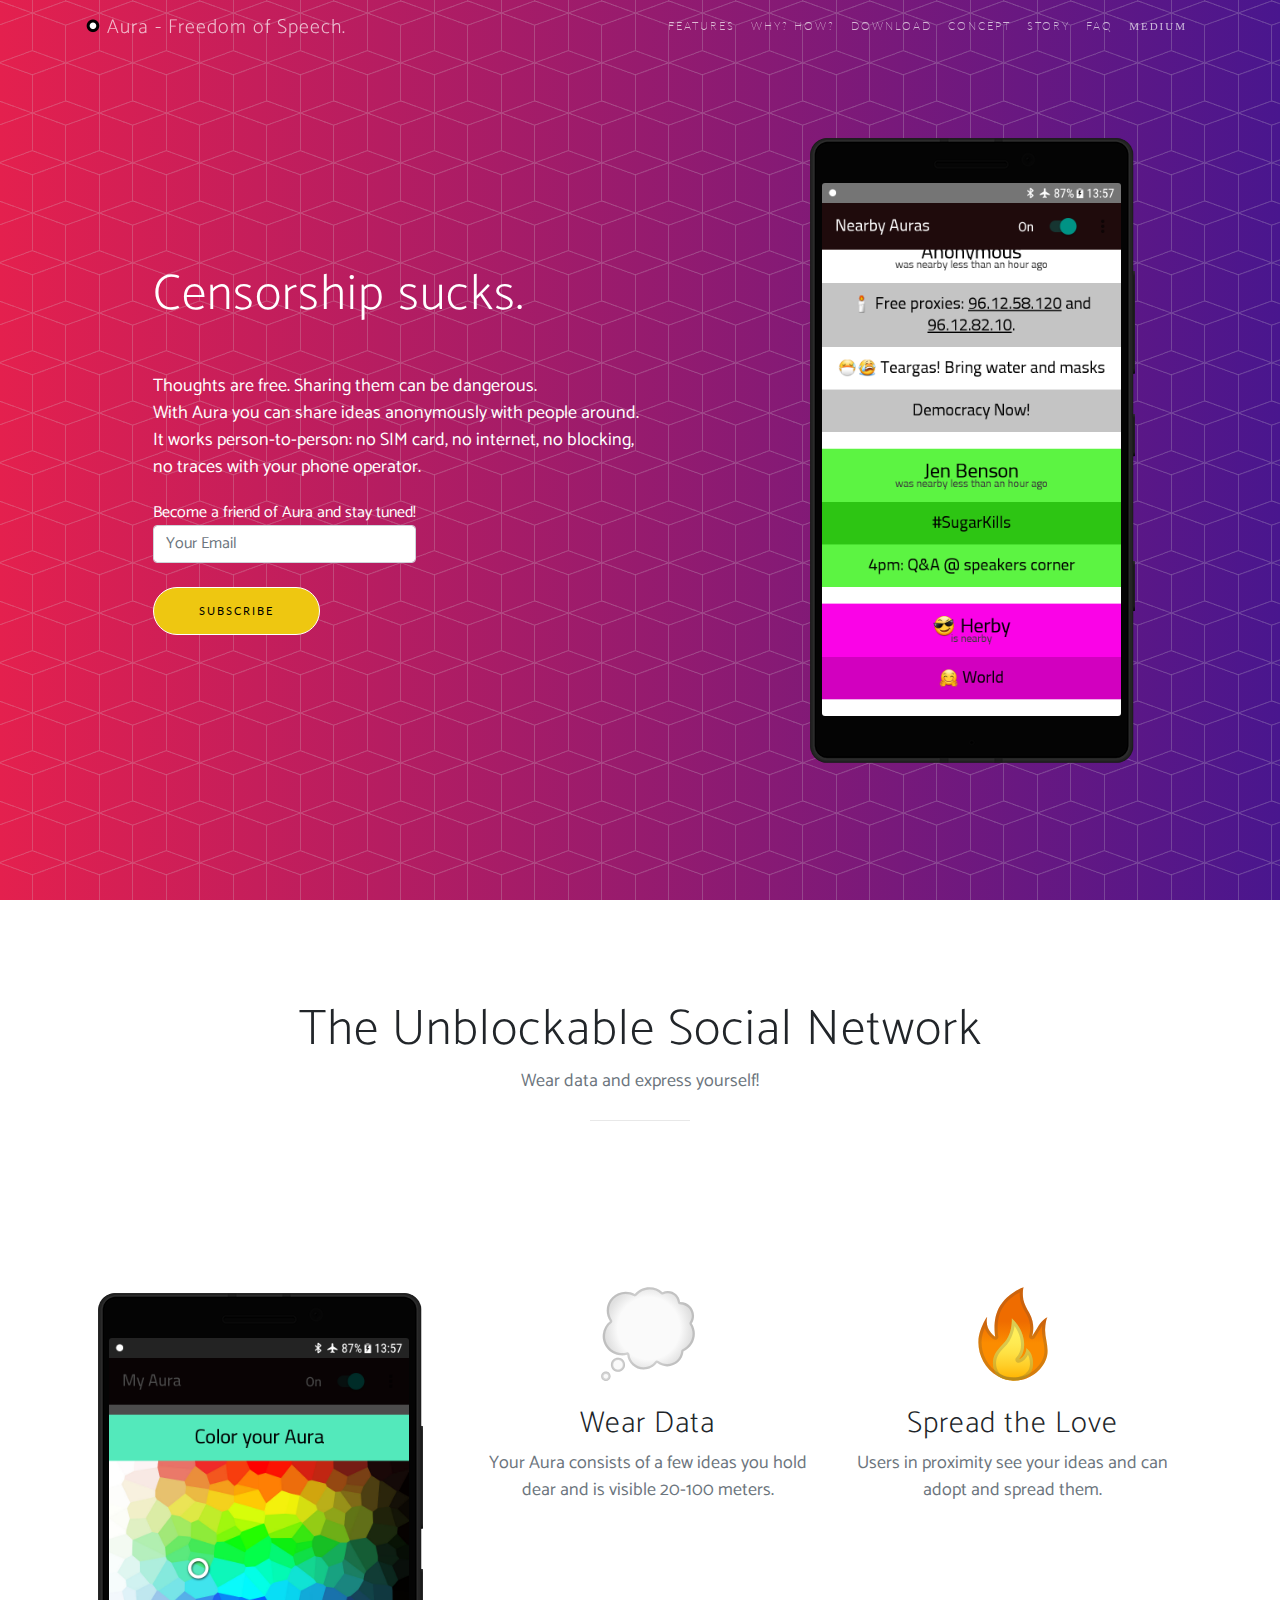
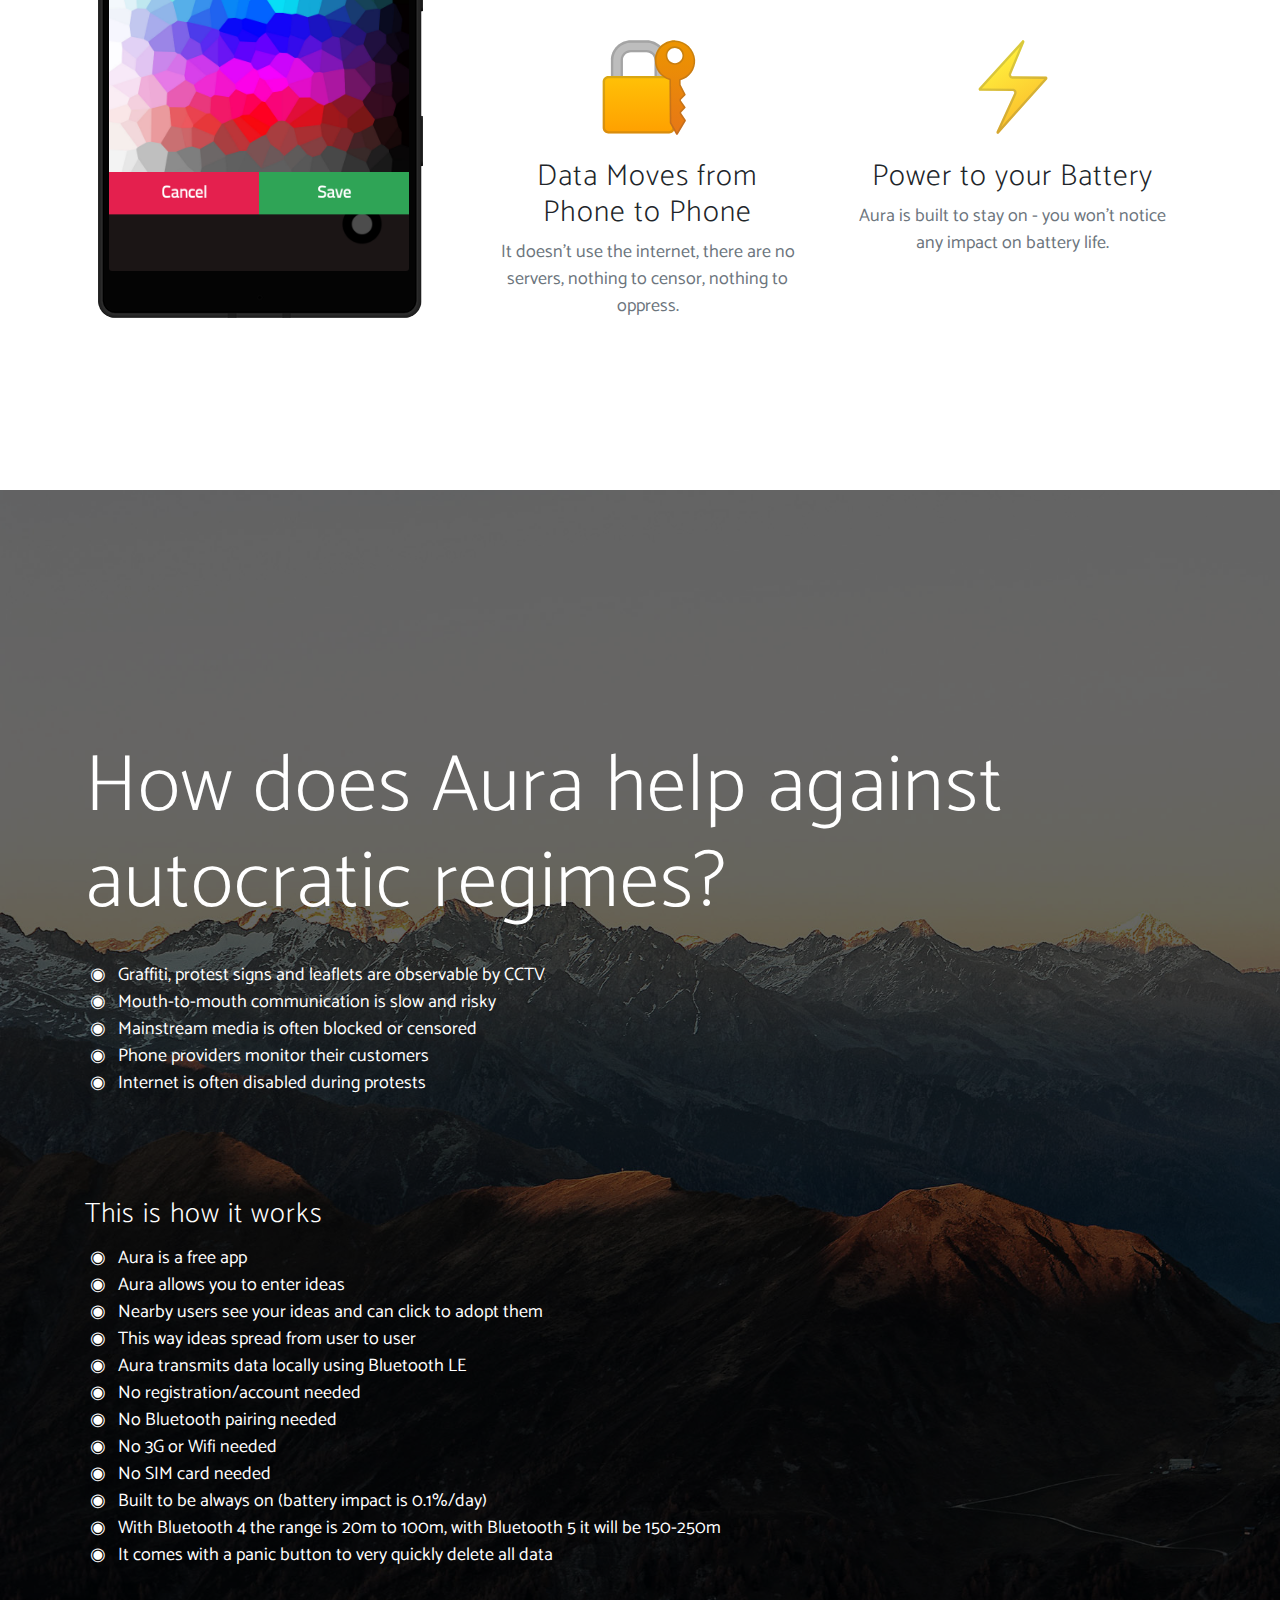
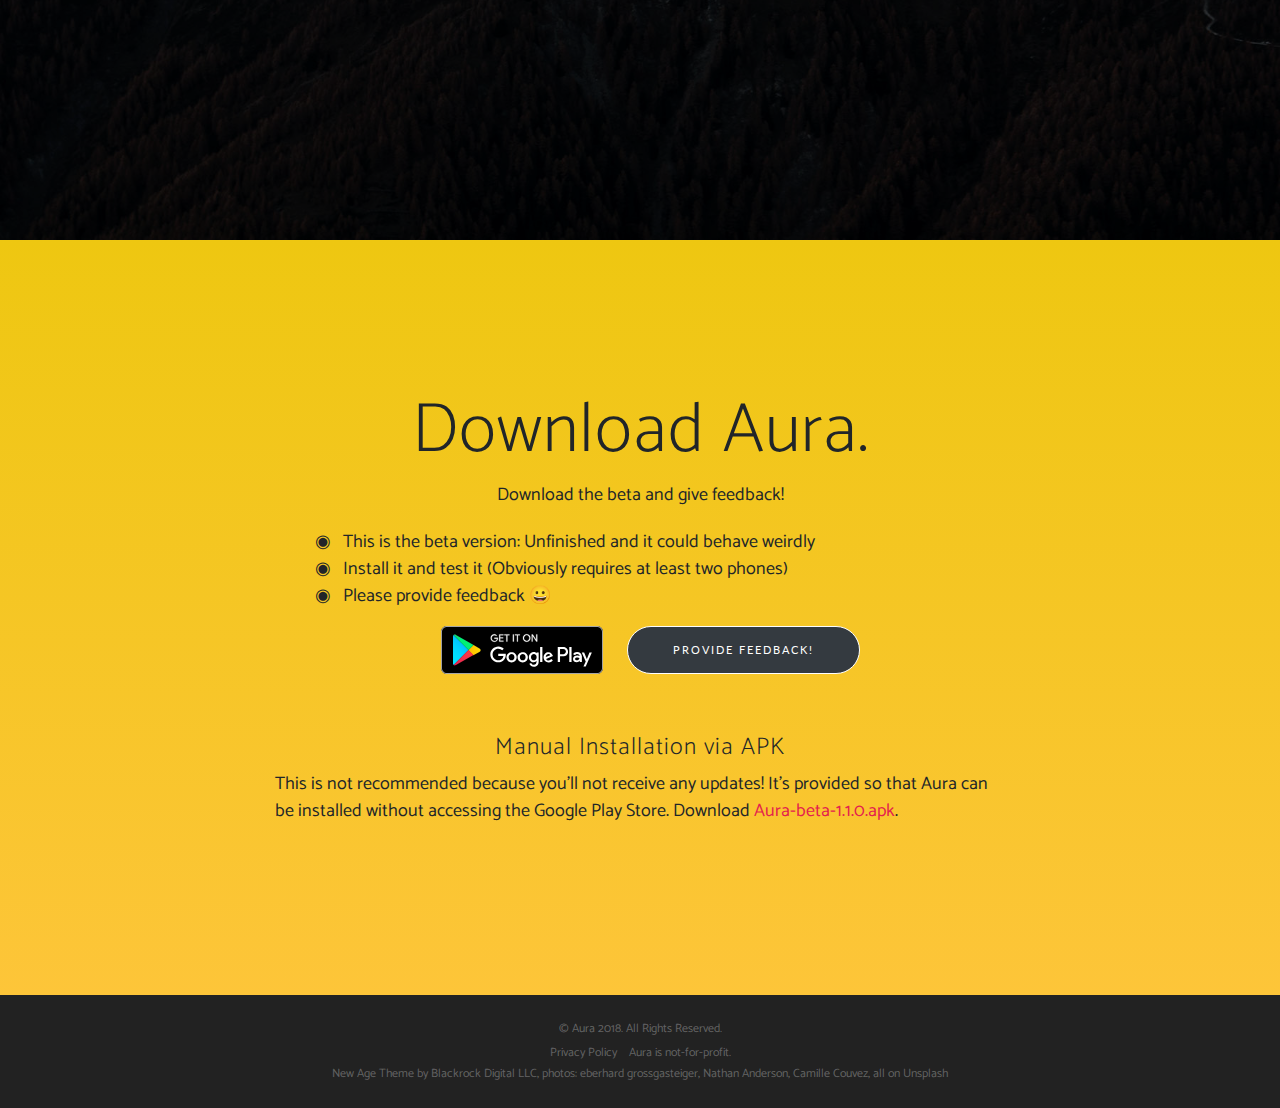
<file: index.html>
<!DOCTYPE html>
<html lang="en">
<head>
    <meta charset="utf-8">
    <meta name="viewport" content="width=device-width, initial-scale=1, shrink-to-fit=no">
    <meta name="description" content="Thoughts are free. Sharing them can be dangerous. With Aura you share ideas anonymously with nearby people without internet surveillance.">
    <meta name="author" content="Aura">

    <meta property="og:type" content="website">
    <meta property="og:url" content="https://www.getAura.io">
    <meta property="og:title" content="Aura - Freedom of Speech">
    <meta property="og:image" content="https://www.getAura.io/img/og-preview.png">
    <meta property="og:description" content="Thoughts are free. Sharing them can be dangerous. With Aura you share ideas anonymously with nearby people without internet surveillance.">


    <title>Aura - Freedom of Speech.</title>

    <!-- Bootstrap core CSS -->
    <link href="vendor/bootstrap/bootstrap.min.css" rel="stylesheet">

    <!-- Custom fonts for this template -->
    <link rel="stylesheet" href="vendor/font-awesome/css/font-awesome.min.css">
    <link href="https://fonts.googleapis.com/css?family=Lato" rel="stylesheet">
    <link href="https://fonts.googleapis.com/css?family=Catamaran:100,200,300,400,500,600,700,800,900" rel="stylesheet">
    <link rel="shortcut icon" type="image/x-icon" href="img/icon.png">
    <!-- Custom styles for this template -->
    <link rel="stylesheet" href="css/style.css">

</head>

<body id="top">

<!-- Navigation -->
<nav class="navbar navbar-expand-lg navbar-light fixed-top" id="mainNav">
    <div class="container">
        <a class="navbar-brand js-scroll-trigger" href="index.html#top"><img src="img/icon.png"/>
            Aura - <span id="slogan">Freedom of Speech.</span></a>
        <button class="navbar-toggler navbar-toggler-right" type="button" data-toggle="collapse"
                data-target="#navbarResponsive" aria-controls="navbarResponsive" aria-expanded="false"
                aria-label="Toggle navigation">
            Jump
            <i class="fa fa-bars"></i>
        </button>
        <div class="collapse navbar-collapse" id="navbarResponsive">
            <ul class="navbar-nav ml-auto">
                <li class="nav-item">
                    <a class="nav-link js-scroll-trigger" href="#features">Features</a>
                </li>
                <li class="nav-item">
                    <a class="nav-link js-scroll-trigger" href="#why-how">Why? How?</a>
                </li>
                <li class="nav-item">
                    <a class="nav-link js-scroll-trigger" href="#download">Download</a>
                </li>
                <li class="nav-item">
                    <a class="nav-link js-scroll-trigger" href="concept.html">Concept</a>
                </li>
                <li class="nav-item">
                    <a class="nav-link js-scroll-trigger" href="story.html">Story</a>
                </li>
                <li class="nav-item">
                    <a class="nav-link js-scroll-trigger" href="faq.html">FAQ</a>
                </li>
                <li class="nav-item">
                    <a class="nav-link" target="_blank" href="https://medium.com/@getaura/" style="font-family: Georgia, serif">Medium</a>
                </li>
            </ul>
        </div>
    </div>
</nav>

<header class="masthead">
    <div class="container h-100">
        <div class="row h-100">
            <div class="col-lg-7 my-auto">
                <div class="header-content mx-auto">
                    <h1 class="mb-5">Censorship sucks.</h1>
                    <p>Thoughts are free. Sharing them can be dangerous.
                        <br/>With Aura you can share ideas anonymously with people around.
                        <br/>It works person-to-person: <span style="white-space: nowrap">no SIM card,</span> <span style="white-space: nowrap">no internet,</span> <span style="white-space: nowrap">no blocking,</span> <span style="white-space: nowrap">no traces with your phone operator.</span></p>

                    <form action="https://getaura.us12.list-manage.com/subscribe/post?u=9e40a29827108e8d907123801&amp;id=89d6dff81f"
                          method="post" name="mc-embedded-subscribe-form"
                          class="validate" target="_blank" novalidate>


                        <div class="form-group">
                            <label>Become a friend of Aura and stay tuned!
                                <input type="email"
                                       value=""
                                       name="EMAIL"
                                       class="form-control"
                                       placeholder="Your Email">
                            </label>
                        </div>
                        <div style="position: absolute; left: -3456px;" aria-hidden="true">
                            <label>
                                <input type="text"
                                       name="b_9e40a29827108e8d907123801_89d6dff81f"
                                       tabindex="-1"
                                       value="">
                            </label>
                        </div>
                        <input type="submit"
                               value="Subscribe"
                               name="subscribe"
                               class="btn btn-primary btn-outline btn-xl submit">
                    </form>
                </div>
            </div>
            <div class="col-lg-5 my-auto">
                <div class="device-container">
                    <div class="device-mockup">
                        <div class="screen">
                            <img src="img/shots/device-2018-06-17-135704.png" class="img-fluid" alt="">
                        </div>
                    </div>
                </div>
            </div>
        </div>
    </div>
</header>

<section class="features" id="features">
    <div class="container">
        <div class="section-heading text-center">
            <h2>The Unblockable Social Network</h2>
            <p class="text-muted">Wear data and express yourself!</p>
            <hr>
        </div>
        <div class="row">
            <div class="col-lg-4 my-auto">
                <div class="device-container">
                    <div class="device-mockup">
                        <div class="screen">
                            <img src="img/shots/device-2018-06-17-135729.png" class="img-fluid" alt="">
                        </div>
                    </div>
                </div>
            </div>
            <div class="col-lg-8 my-auto">
                <div class="container-fluid">
                    <div class="row">
                        <div class="col-lg-6">
                            <div class="feature-item">
                                <i class="emoji text-primary"><img src="img/emoji/thought_balloon.svg"/></i>
                                <h3>Wear Data</h3>
                                <p class="text-muted">Your Aura consists of a few ideas you hold dear and is visible
                                    20-100 meters.</p>
                            </div>
                        </div>
                        <div class="col-lg-6">
                            <div class="feature-item">
                                <i class="emoji text-primary"><img src="img/emoji/fire.svg"/></i>
                                <h3>Spread the Love</h3>
                                <p class="text-muted">Users in proximity see your ideas and can adopt and spread
                                    them.</p>
                            </div>
                        </div>
                    </div>
                    <div class="row">
                        <div class="col-lg-6">
                            <div class="feature-item">
                                <i class="emoji text-primary"><img src="img/emoji/closed_lock_with_key.svg"/></i>
                                <h3>Data Moves from<br/>Phone to Phone</h3>
                                <p class="text-muted">It doesn't use the internet, there are no servers, nothing to
                                    censor, nothing to oppress.</p>
                            </div>
                        </div>
                        <div class="col-lg-6">
                            <div class="feature-item">
                                <i class="emoji text-primary"><img src="img/emoji/zap.svg"/></i>
                                <h3>Power to your Battery</h3>
                                <p class="text-muted">Aura is built to stay on - you won't notice any impact on battery
                                    life.</p>
                            </div>
                        </div>
                    </div>
                </div>
            </div>
        </div>
    </div>
</section>

<section class="why-how" id="why-how">
    <div class="why-how-content">
        <div class="container" style="color: #ffffff">
            <h2 style="max-width: none">How does Aura help against autocratic regimes?</h2>
            <ul>
                <li>Graffiti, protest signs and leaflets are observable by CCTV</li>
                <li>Mouth-to-mouth communication is slow and risky</li>
                <li>Mainstream media is often blocked or censored</li>
                <li>Phone providers monitor their customers</li>
                <li>Internet is often disabled during protests</li>
            </ul>
            <h3 style="padding-top: 80px; max-width: none">This is how it works</h3>
            <ul>
                <li>Aura is a free app</li>
                <li>Aura allows you to enter ideas</li>
                <li>Nearby users see your ideas and can click to adopt them</li>
                <li>This way ideas spread from user to user</li>
                <li>Aura transmits data locally using Bluetooth LE</li>
                <li>No registration/account needed</li>
                <li>No Bluetooth pairing needed</li>
                <li>No 3G or Wifi needed</li>
                <li>No SIM card needed</li>
                <li>Built to be always on (battery impact is 0.1%/day)</li>
                <li>With Bluetooth 4 the range is 20m to 100m, with Bluetooth 5 it will be 150-250m</li>
                <li>It comes with a panic button to very quickly delete all data</li>
            </ul>
        </div>
    </div>
    <div class="overlay"></div>
</section>

<section class="download bg-primary text-center" id="download">
    <div class="container">
        <div class="row">
            <div class="col-md-8 mx-auto">
                <h2 class="section-heading">Download Aura.</h2>
                <p>Download the beta and give feedback!</p>
                <ol class="left">
                    <li>This is the beta version: Unfinished and it could behave weirdly</li>
                    <li>Install it and test it (Obviously requires at least two phones)</li>
                    <li>Please provide feedback 😀</li>
                </ol>
                <div class="badges">
                    <a class="badge-link" href="//www.getAura.io/android"><img
                            src="img/google-play-badge.svg" style="height: 48px; margin:0 20px" alt=""></a>
                    <a href="//www.getAura.io/feedback" class="badge-link btn btn-outline btn-xl btn-dark">Provide
                        feedback!</a>
                </div>
                <h4 style="margin-top:60px">Manual Installation via APK</h4>
                <p class="left">This is not recommended because you'll not receive any updates! It's provided so that
                    Aura can be installed without accessing the Google Play Store.
                    Download <a href="http://static.auraapp.io/releases/native/Aura-beta-1.1.0.apk">Aura-beta-1.1.0.apk</a>.
                </p>
            </div>
        </div>
    </div>
</section>
<!--
<section class="help bg-primary text-center" id="help">
    <div class="container">
        <div class="row">
            <div class="col-md-8 mx-auto">
                <h2 class="section-heading">Hey, get in touch!</h2>
                <p>Aura is currently being user-tested but still needs a polished look and feel.
                    It would be pretty lovely to hear what you think and what you would do differently!</p>
                <ul class="left left-small">
                    <li>Fill out the Aura survey at <a href="/feedback" target="_blank">getAura.io/feedback</a>.
                    </li>
                    <li>Questions? Write to <a href="mailto:info@getAura.io">info@getAura.io</a>!</li>
                    <li>Curious? Register below to stay connected!</li>
                </ul>

                <form action="https://getaura.us12.list-manage.com/subscribe/post?u=9e40a29827108e8d907123801&amp;id=89d6dff81f"
                      method="post" name="mc-embedded-subscribe-form"
                      class="validate" target="_blank" novalidate style="margin-top:20px">


                    <div class="form-group">
                        <label>Become a friend of Aura and stay tuned!
                            <input type="email"
                                   value=""
                                   name="EMAIL"
                                   class="form-control"
                                   placeholder="Your Email">
                        </label>
                    </div>
                    <div style="position: absolute; left: -3456px;" aria-hidden="true">
                        <label>
                            <input type="text"
                                   name="b_9e40a29827108e8d907123801_89d6dff81f"
                                   tabindex="-1"
                                   value="">
                        </label>
                    </div>
                    <input type="submit"
                           value="Subscribe"
                           name="subscribe"
                           class="btn btn-primary btn-outline btn-xl submit">
                </form>
            </div>
        </div>
    </div>
</section>
-->
<footer>
    <div class="container">
        <p>&copy; Aura 2018. All Rights Reserved.</p>
        <ul class="list-inline">
            <li class="list-inline-item">
                <a href="privacy.html">Privacy Policy</a>
            </li>
            <li class="list-inline-item">
                <a href="#top">Aura is not-for-profit.</a>
            </li>
        </ul>
        <p>
            New Age Theme by <a href="https://github.com/blackrockdigital" target="_blank">Blackrock Digital LLC</a>,
            photos:
            <a href="https://unsplash.com/photos/u1ZsBjti6zc?utm_source=unsplash&amp;utm_medium=referral&amp;utm_content=creditCopyText"
               target="_blank">eberhard grossgasteiger</a>,
            <a href="https://unsplash.com/photos/-6SPgTK2pOE?utm_source=unsplash&amp;utm_medium=referral&amp;utm_content=creditCopyText"
               target="_blank">Nathan Anderson</a>,
            <a href="https://unsplash.com/photos/-H5PnIYI_1I0?utm_source=unsplash&amp;utm_medium=referral&amp;utm_content=creditCopyText"
               target="_blank">Camille Couvez</a>,
            all on
            <a href="https://unsplash.com/?utm_source=unsplash&amp;utm_medium=referral&amp;utm_content=creditCopyText"
               target="_blank">Unsplash</a>
        </p>
    </div>
</footer>

<script src="vendor/jquery/jquery.min.js"></script>
<script src="vendor/bootstrap/bootstrap.bundle.min.js"></script>
<script src="vendor/jquery/jquery.easing.min.js"></script>
<script src="js/new-age.js"></script>
<script src="js/slogan.js"></script>

</body>

</html>
</file>
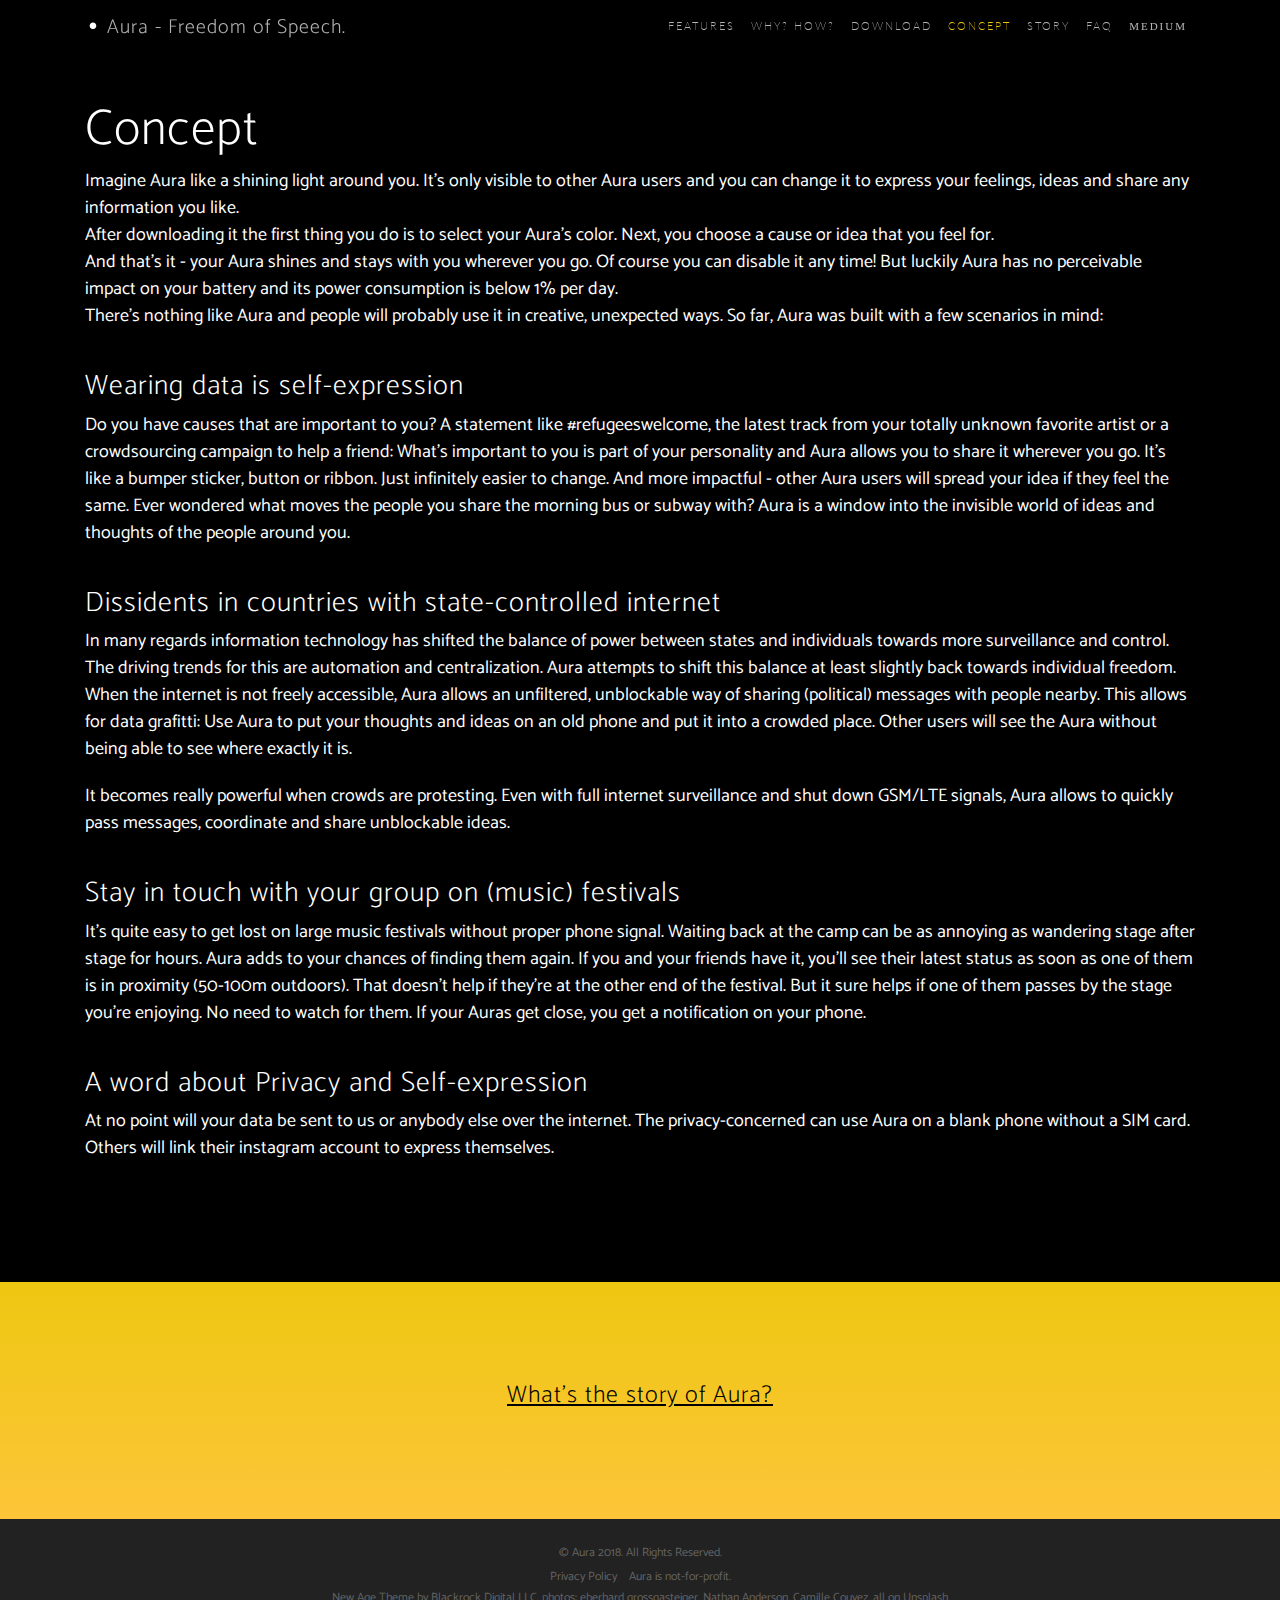
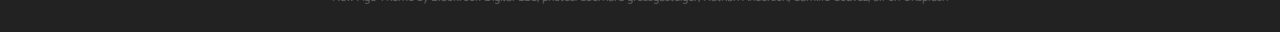
<file: concept.html>
<!DOCTYPE html>
<html lang="en">
<head>
    <meta charset="utf-8">
    <meta name="viewport" content="width=device-width, initial-scale=1, shrink-to-fit=no">
    <meta name="description" content="">
    <meta name="author" content="">

    <title>Aura - Freedom of Speech.</title>

    <!-- Bootstrap core CSS -->
    <link href="vendor/bootstrap/bootstrap.min.css" rel="stylesheet">

    <!-- Custom fonts for this template -->
    <link rel="stylesheet" href="vendor/font-awesome/css/font-awesome.min.css">
    <link href="https://fonts.googleapis.com/css?family=Lato" rel="stylesheet">
    <link href="https://fonts.googleapis.com/css?family=Catamaran:100,200,300,400,500,600,700,800,900" rel="stylesheet">
    <link rel="shortcut icon" type="image/x-icon" href="img/icon.png">
    <!-- Custom styles for this template -->
    <link rel="stylesheet" href="css/style.css">

</head>

<body id="top">

<!-- Navigation -->
<nav class="navbar navbar-expand-lg navbar-light fixed-top" id="mainNav">
    <div class="container">
        <a class="navbar-brand js-scroll-trigger" href="index.html#top"><img src="img/icon.png"/> Aura - <span id="slogan">Freedom of Speech.</span></a>
        <button class="navbar-toggler navbar-toggler-right" type="button" data-toggle="collapse"
                data-target="#navbarResponsive" aria-controls="navbarResponsive" aria-expanded="false"
                aria-label="Toggle navigation">
            Jump
            <i class="fa fa-bars"></i>
        </button>
        <div class="collapse navbar-collapse" id="navbarResponsive">
            <ul class="navbar-nav ml-auto">
                <li class="nav-item">
                    <a class="nav-link js-scroll-trigger" href="index.html#features">Features</a>
                </li>
                <li class="nav-item">
                    <a class="nav-link js-scroll-trigger" href="index.html#why-how">Why? How?</a>
                </li>
                <li class="nav-item">
                    <a class="nav-link js-scroll-trigger" href="index.html#download">Download</a>
                </li>
                <li class="nav-item">
                    <a class="nav-link js-scroll-trigger" href="#concept">Concept</a>
                </li>
                <li class="nav-item">
                    <a class="nav-link js-scroll-trigger" href="story.html">Story</a>
                </li>
                <li class="nav-item">
                    <a class="nav-link js-scroll-trigger" href="faq.html">FAQ</a>
                </li>
                <li class="nav-item">
                    <a class="nav-link" target="_blank" href="https://medium.com/@getaura/" style="font-family: Georgia, serif">Medium</a>
                </li>
            </ul>
        </div>
    </div>
</nav>

<section class="concept" id="concept">
    <div class="concept-content">
        <div class="container">

            <h2>Concept</h2>
            <p>Imagine Aura like a shining light around you. It’s only visible to other Aura users and you can change
                it to express your feelings, ideas and share any information you like.<br/>
                After downloading it the first thing you do is to select your Aura's color. Next, you choose a
                cause or idea that you feel for.<br/>
                And that’s it - your Aura shines and stays with you wherever you
                go. Of course you can disable it any time!
                But luckily Aura has no perceivable impact on your battery and its power consumption is below 1% per
                day.<br/>
                There’s nothing like Aura and people will probably use it in creative, unexpected ways.
                So far, Aura was built with a few scenarios in mind:</p>
            <h3>Wearing data is self-expression</h3>
            <p>Do you have causes that are important to you? A statement like #refugeeswelcome, the latest track from
                your totally unknown favorite artist or a crowdsourcing campaign to help a friend: What’s important to
                you is part of your personality and Aura allows you to share it wherever you go. It’s like a bumper
                sticker, button or ribbon. Just infinitely easier to change. And more impactful - other Aura users will
                spread your idea if they feel the same. Ever wondered what moves the people you share the morning bus or
                subway with? Aura is a window into the invisible world of ideas and thoughts of the people around
                you.</p>
            <h3>Dissidents in countries with state-controlled internet</h3>
            <p>In many regards information technology has shifted the balance of power between states and individuals
                towards more surveillance and control. The driving trends for this are automation and centralization.
                Aura attempts to shift this balance at least slightly back towards individual freedom. When the internet
                is not freely accessible, Aura allows an unfiltered, unblockable way of sharing (political) messages
                with people nearby. This allows for data grafitti: Use Aura to put your thoughts and ideas on an old
                phone and put it into a crowded place. Other users will see the Aura without being able to see where
                exactly it is.</p>
            <p>It becomes really powerful when crowds are protesting. Even with full internet surveillance and shut down
                GSM/LTE signals, Aura allows to quickly pass messages, coordinate and share unblockable ideas.</p>
            <h3>Stay in touch with your group on (music) festivals</h3>
            <p>It’s quite easy to get lost on large music festivals without proper phone signal.
                Waiting back at the camp can be as annoying as wandering stage after stage for hours.
                Aura adds to your chances of finding them again. If you and your friends have it, you'll see their latest
                status as soon as one of them is in proximity (50-100m outdoors). That doesn’t help if they’re at the other end of the festival.
                But it sure helps if one of them passes by the stage you’re enjoying. No need to watch for them.
                If your Auras get close, you get a notification on your phone.
            </p>
            <h3>A word about Privacy and Self-expression</h3>
            <p>At no point will your data be sent to us or anybody else over the internet. The privacy-concerned can use Aura
                on a blank phone without a SIM card. Others will link their instagram account to express themselves.</p>
        </div>
    </div>
</section>

<section class="cta bg-primary" id="cta">
    <div class="container">
        <h4><a href="story.html">What's the story of Aura?</a></h4>
    </div>
</section>
<footer>
    <div class="container">
        <p>&copy; Aura 2018. All Rights Reserved.</p>
        <ul class="list-inline">
            <li class="list-inline-item">
                <a href="privacy.html">Privacy Policy</a>
            </li>
            <li class="list-inline-item">
                <a href="#top">Aura is not-for-profit.</a>
            </li>
        </ul>
        <p>
            New Age Theme by <a href="https://github.com/blackrockdigital" target="_blank">Blackrock Digital LLC</a>,
            photos:
            <a href="https://unsplash.com/photos/u1ZsBjti6zc?utm_source=unsplash&amp;utm_medium=referral&amp;utm_content=creditCopyText"
               target="_blank">eberhard grossgasteiger</a>,
            <a href="https://unsplash.com/photos/-6SPgTK2pOE?utm_source=unsplash&amp;utm_medium=referral&amp;utm_content=creditCopyText"
               target="_blank">Nathan Anderson</a>,
            <a href="https://unsplash.com/photos/-H5PnIYI_1I0?utm_source=unsplash&amp;utm_medium=referral&amp;utm_content=creditCopyText"
               target="_blank">Camille Couvez</a>,
            all on
            <a href="https://unsplash.com/?utm_source=unsplash&amp;utm_medium=referral&amp;utm_content=creditCopyText"
               target="_blank">Unsplash</a>
        </p>
    </div>
</footer>

<script src="vendor/jquery/jquery.min.js"></script>
<script src="vendor/bootstrap/bootstrap.bundle.min.js"></script>
<script src="vendor/jquery/jquery.easing.min.js"></script>
<script src="js/new-age.js"></script>
<script src="js/slogan.js"></script>

</body>

</html>
</file>
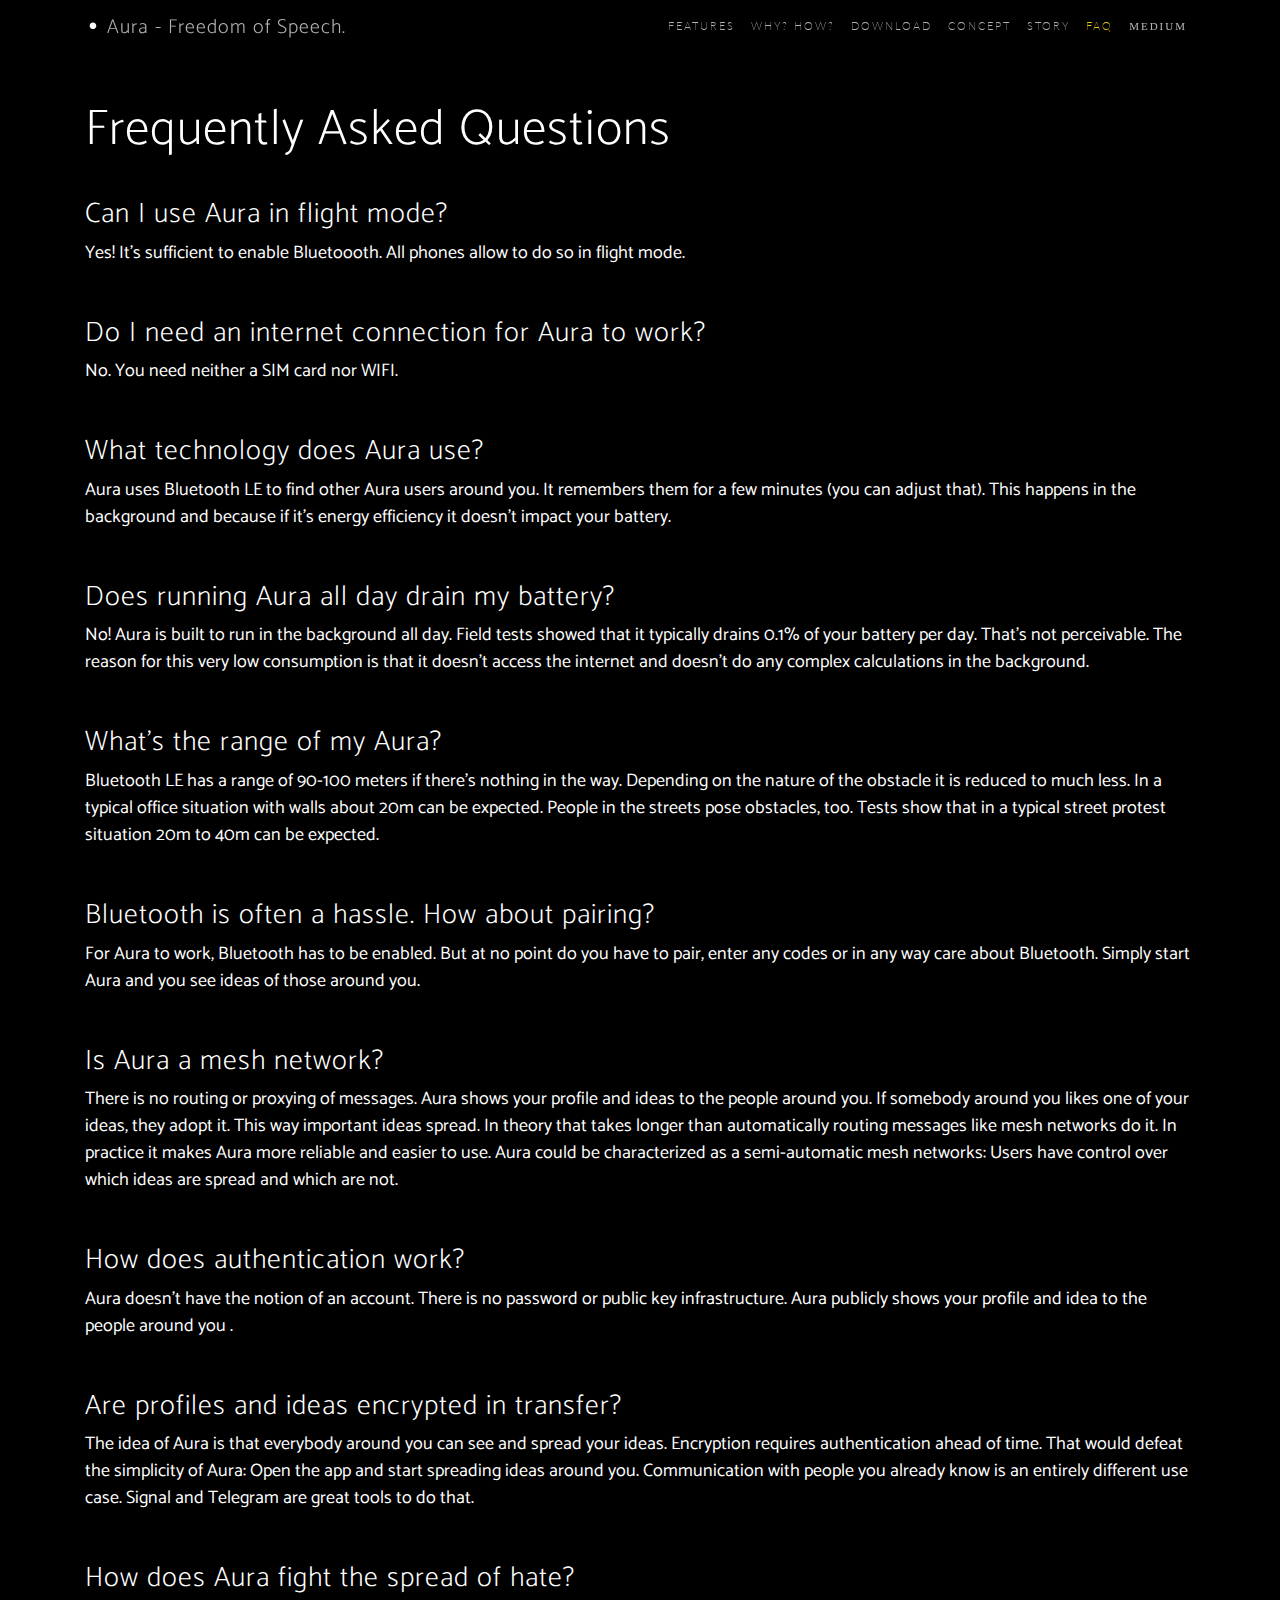
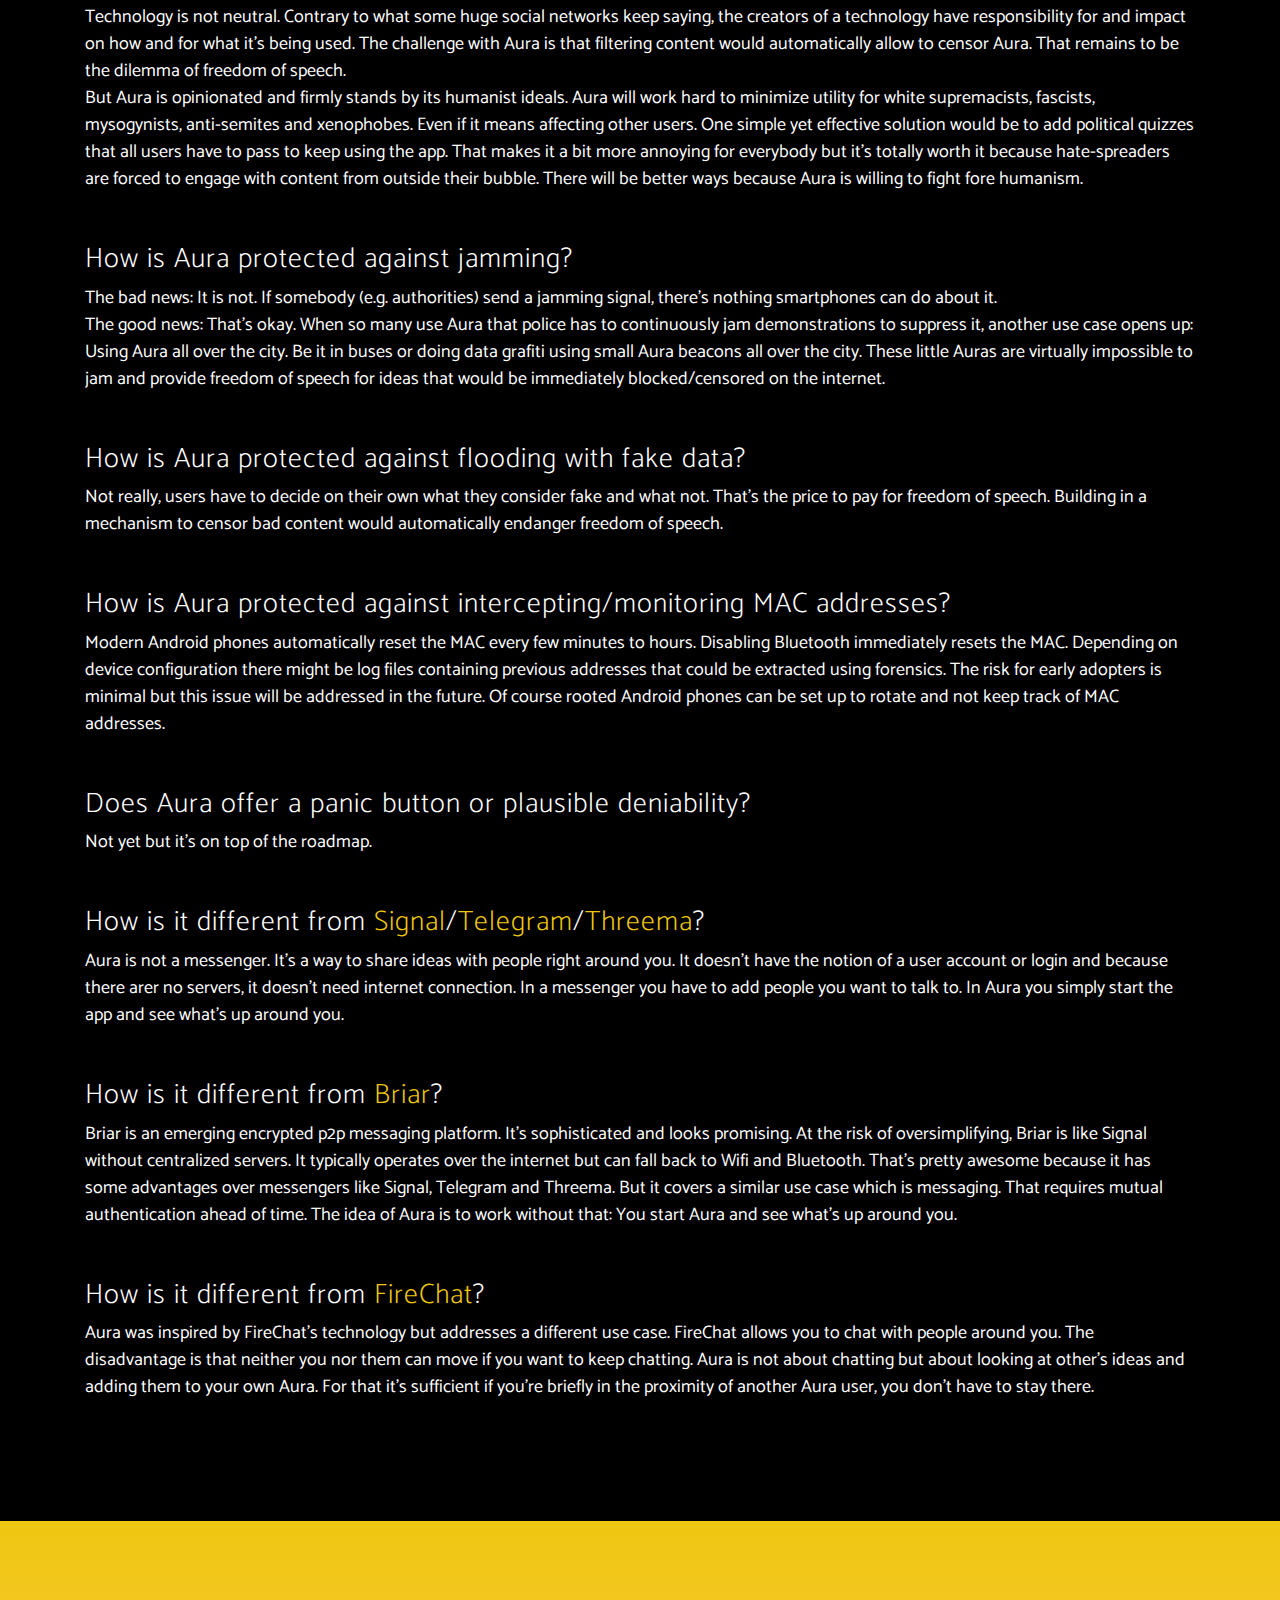
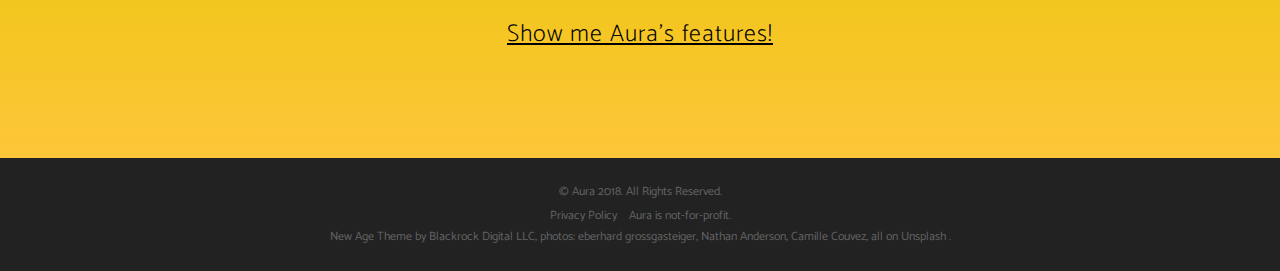
<file: faq.html>
<!DOCTYPE html>
<html lang="en">
<head>
    <meta charset="utf-8">
    <meta name="viewport" content="width=device-width, initial-scale=1, shrink-to-fit=no">
    <meta name="description" content="">
    <meta name="author" content="">

    <title>Aura - Freedom of Speech.</title>

    <!-- Bootstrap core CSS -->
    <link href="vendor/bootstrap/bootstrap.min.css" rel="stylesheet">

    <!-- Custom fonts for this template -->
    <link rel="stylesheet" href="vendor/font-awesome/css/font-awesome.min.css">
    <link href="https://fonts.googleapis.com/css?family=Lato" rel="stylesheet">
    <link href="https://fonts.googleapis.com/css?family=Catamaran:100,200,300,400,500,600,700,800,900" rel="stylesheet">
    <link rel="shortcut icon" type="image/x-icon" href="img/icon.png">
    <!-- Custom styles for this template -->
    <link rel="stylesheet" href="css/style.css">

</head>

<body id="top">

<!-- Navigation -->
<nav class="navbar navbar-expand-lg navbar-light fixed-top" id="mainNav">
    <div class="container">
        <a class="navbar-brand js-scroll-trigger" href="index.html#top"><img src="img/icon.png"/> Aura - <span id="slogan">Freedom of Speech.</span></a>
        <button class="navbar-toggler navbar-toggler-right" type="button" data-toggle="collapse"
                data-target="#navbarResponsive" aria-controls="navbarResponsive" aria-expanded="false"
                aria-label="Toggle navigation">
            Jump
            <i class="fa fa-bars"></i>
        </button>
        <div class="collapse navbar-collapse" id="navbarResponsive">
            <ul class="navbar-nav ml-auto">
                <li class="nav-item">
                    <a class="nav-link js-scroll-trigger" href="index.html#features">Features</a>
                </li>
                <li class="nav-item">
                    <a class="nav-link js-scroll-trigger" href="index.html#why-how">Why? How?</a>
                </li>
                <li class="nav-item">
                    <a class="nav-link js-scroll-trigger" href="index.html#download">Download</a>
                </li>
                <li class="nav-item">
                    <a class="nav-link js-scroll-trigger" href="concept.html">Concept</a>
                </li>
                <li class="nav-item">
                    <a class="nav-link js-scroll-trigger" href="story.html">Story</a>
                </li>
                <li class="nav-item">
                    <a class="nav-link js-scroll-trigger" href="#faq">FAQ</a>
                </li>
                <li class="nav-item">
                    <a class="nav-link" target="_blank" href="https://medium.com/@getaura/" style="font-family: Georgia, serif">Medium</a>
                </li>
            </ul>
        </div>
    </div>
</nav>

<section class="faq" id="faq">
    <div class="faq-content">
        <div class="container">

            <h2>Frequently Asked Questions</h2>
            <a name="flightmode"/>
            <h3>Can I use Aura in flight mode?</h3>
            <p>Yes! It's sufficient to enable Bluetoooth. All phones allow to do so in flight mode.</p>

            <a name="internet"/>
            <h3>Do I need an internet connection for Aura to work?</h3>
            <p>No. You need neither a SIM card nor WIFI.</p>

            <a name="technology"/>
            <h3>What technology does Aura use?</h3>
            <p>Aura uses Bluetooth LE to find other Aura users around you. It remembers them for a few minutes (you can
                adjust that). This happens in the background and because if it's energy efficiency it doesn't impact
                your battery.</p>

            <a name="battery"/>
            <h3>Does running Aura all day drain my battery?</h3>
            <p>No! Aura is built to run in the background all day. Field tests showed that it typically drains 0.1% of
                your battery per day. That's not perceivable. The reason for this very low consumption is that it
                doesn't access the internet and doesn't do any complex calculations in the background.</p>

            <a name="range"/>
            <h3>What's the range of my Aura?</h3>
            <p>Bluetooth LE has a range of 90-100 meters if there's nothing in the way. Depending on the nature of the
                obstacle it is reduced to much less.
                In a typical office situation with walls about 20m can be expected. People in the streets pose
                obstacles, too. Tests show that in a typical street protest situation 20m to 40m can be expected.</p>

            <a name="bluetooth"/>
            <h3>Bluetooth is often a hassle. How about pairing?</h3>
            <p>For Aura to work, Bluetooth has to be enabled. But at no point do you have to pair, enter any codes or in
                any way care about Bluetooth. Simply start Aura and you see ideas of those around you.</p>

            <a name="mesh"/>
            <h3>Is Aura a mesh network?</h3>
            <p>There is no routing or proxying of messages. Aura shows your profile and ideas to the people around you.
                If somebody around you likes one of your ideas, they adopt it.
                This way important ideas spread. In theory that takes longer than automatically routing messages like
                mesh networks do it.
                In practice it makes Aura more reliable and easier to use. Aura could be characterized as a
                semi-automatic mesh networks: Users have control over which ideas are spread and which are not.</p>
            <a name="authentication"/>
            <h3>How does authentication work?</h3>
            <p>Aura doesn't have the notion of an account. There is no password or public key infrastructure. Aura
                publicly shows your profile and idea to the people around you .</p>

            <a name="encryption"/>
            <h3>Are profiles and ideas encrypted in transfer?</h3>
            <p>The idea of Aura is that everybody around you can see and spread your ideas. Encryption requires
                authentication ahead of time. That would defeat the simplicity of Aura: Open the app and start spreading
                ideas around you. Communication with people you already know is an entirely different use
                case. Signal and Telegram are great tools to do that.</p>

            <a name="hate"/>
            <h3>How does Aura fight the spread of hate?</h3>
            <p>Technology is not neutral. Contrary to what some huge social networks keep saying, the creators of a
                technology have responsibility for and impact on how and for what it's being used. The challenge with
                Aura is that filtering content would automatically allow to censor Aura. That remains to be the dilemma
                of freedom of speech.<br/>
                But Aura is opinionated and firmly stands by its humanist ideals. Aura will work hard to minimize
                utility for white supremacists, fascists, mysogynists, anti-semites and xenophobes. Even if it
                means affecting other users. One simple yet effective solution would be to add political quizzes that
                all users have to pass to keep using the app. That makes it a bit more annoying for everybody but it's
                totally worth it because hate-spreaders are forced to engage with content from outside their bubble.
                There will be better ways because Aura is willing to fight fore humanism.</p>

            <a name="jamming"/>
            <h3>How is Aura protected against jamming?</h3>
            <p>The bad news: It is not. If somebody (e.g. authorities) send a jamming signal, there's nothing
                smartphones can do about it.<br/>
                The good news: That's okay. When so many use Aura that police has to continuously jam
                demonstrations to suppress it, another use case opens up: Using Aura all over the city.
                Be it in buses or doing data grafiti using small Aura beacons all over the city. These little Auras are
                virtually impossible to jam and provide freedom of speech for ideas that would be immediately
                blocked/censored on the internet.</p>

            <a name="flooding"/>
            <h3>How is Aura protected against flooding with fake data?</h3>
            <p>Not really, users have to decide on their own what they consider fake and what not. That's the price to
                pay for freedom of speech. Building in a mechanism to censor bad content would automatically endanger
                freedom of speech.</p>

            <a name="mac"/>
            <h3>How is Aura protected against intercepting/monitoring MAC addresses?</h3>
            <p>Modern Android phones automatically reset the MAC every few minutes to hours. Disabling Bluetooth
                immediately resets the MAC.
                Depending on device configuration there might be log files containing previous addresses that could be
                extracted using forensics.
                The risk for early adopters is minimal but this issue will be addressed in the future.
                Of course rooted Android phones can be set up to rotate and not keep track of MAC addresses.</p>

            <a name="panic"/>
            <h3>Does Aura offer a panic button or plausible deniability?</h3>
            <p>Not yet but it's on top of the roadmap.</p>

            <a name="signal" />
            <h3>How is it different from <a href="https://signal.org" target="_blank">Signal</a>/<a
                    href="https://telegram.org" target="_blank">Telegram</a>/<a href="https://threema.ch"
                                                                                target="_blank">Threema</a>?</h3>
            <p>Aura is not a messenger. It's a way to share ideas with people right around you. It doesn't have
                the notion of a user account or login and because there arer no servers, it doesn't need internet
                connection. In a messenger you have to add people you want to talk to. In Aura you simply start the app
                and see what's up around you.</p>

            <a name="briar"/>
            <h3>How is it different from <a href="https://briarproject.org" target="_blank">Briar</a>?</h3>
            <p>Briar is an emerging encrypted p2p messaging platform. It's sophisticated and looks promising.
                At the risk of oversimplifying, Briar is like Signal without centralized servers.
                It typically operates over the internet but can fall back to Wifi and Bluetooth.
                That's pretty awesome because it has some advantages over messengers like Signal, Telegram and Threema.
                But it covers a similar use case which is messaging. That requires mutual authentication ahead of time.
                The idea of Aura is to work without that: You start Aura and see what's up around you.</p>

            <a name="firechat"/>
            <h3>How is it different from <a href="https://www.opengarden.com/firechat.html"
                                            target="_blank">FireChat</a>?
            </h3>
            <p>Aura was inspired by FireChat's technology but addresses a different use case. FireChat allows you to
                chat with people around you. The disadvantage is that neither you nor them can move if you want to
                keep chatting. Aura is not about chatting but about looking at other's ideas and adding them to
                your own Aura. For that it's sufficient if you're briefly in the proximity of another Aura user,
                you don't have to stay there.
            </p>
        </div>
    </div>
</section>

<section class="cta bg-primary" id="cta">
    <div class="container">
        <h4><a href="index.html#features">Show me Aura's features!</a></h4>
    </div>
</section>
<footer>
    <div class="container">
        <p>&copy; Aura 2018. All Rights Reserved.</p>
        <ul class="list-inline">
            <li class="list-inline-item">
                <a href="privacy.html">Privacy Policy</a>
            </li>
            <li class="list-inline-item">
                <a href="#top">Aura is not-for-profit.</a>
            </li>
        </ul>
        <p>
            New Age Theme by <a href="https://github.com/blackrockdigital" target="_blank">Blackrock Digital LLC</a>,
            photos:
            <a href="https://unsplash.com/photos/u1ZsBjti6zc?utm_source=unsplash&amp;utm_medium=referral&amp;utm_content=creditCopyText"
               target="_blank">eberhard grossgasteiger</a>,
            <a href="https://unsplash.com/photos/-6SPgTK2pOE?utm_source=unsplash&amp;utm_medium=referral&amp;utm_content=creditCopyText"
               target="_blank">Nathan Anderson</a>,
            <a href="https://unsplash.com/photos/-H5PnIYI_1I0?utm_source=unsplash&amp;utm_medium=referral&amp;utm_content=creditCopyText"
               target="_blank">Camille Couvez</a>,
            all on
            <a href="https://unsplash.com/?utm_source=unsplash&amp;utm_medium=referral&amp;utm_content=creditCopyText"
               target="_blank">Unsplash</a>
            .</p>
    </div>
</footer>

<script src="vendor/jquery/jquery.min.js"></script>
<script src="vendor/bootstrap/bootstrap.bundle.min.js"></script>
<script src="vendor/jquery/jquery.easing.min.js"></script>
<script src="js/new-age.js"></script>
<script src="js/slogan.js"></script>

</body>

</html>
</file>
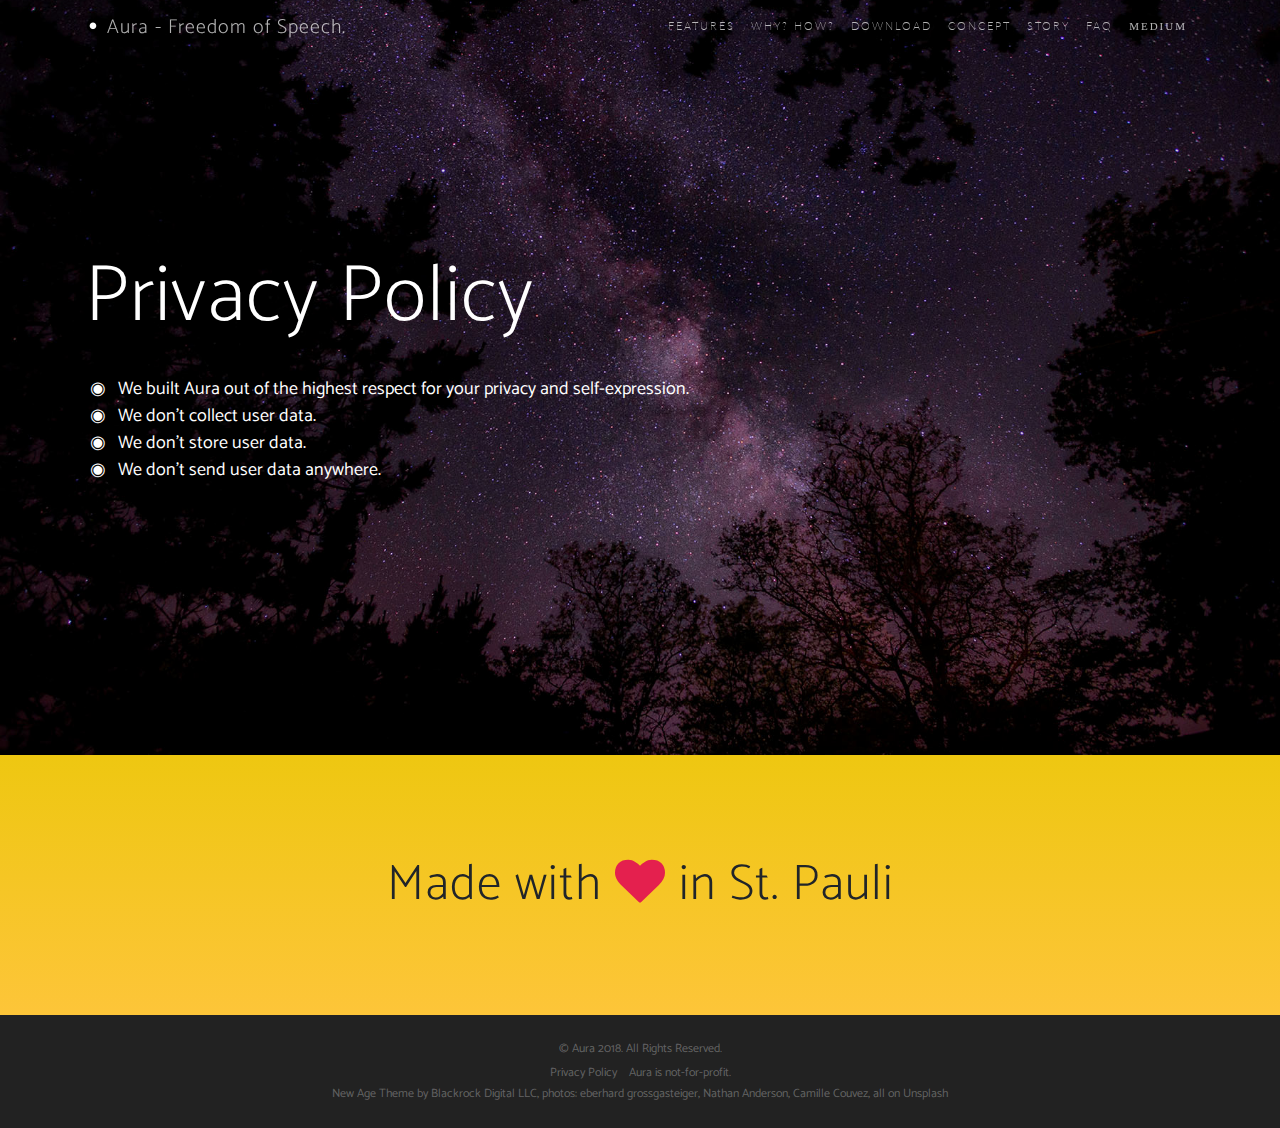
<file: privacy.html>
<!DOCTYPE html>
<html lang="en">
<head>
    <meta charset="utf-8">
    <meta name="viewport" content="width=device-width, initial-scale=1, shrink-to-fit=no">
    <meta name="description" content="">
    <meta name="author" content="">

    <title>Aura - Freedom of Speech.</title>

    <!-- Bootstrap core CSS -->
    <link href="vendor/bootstrap/bootstrap.min.css" rel="stylesheet">

    <!-- Custom fonts for this template -->
    <link rel="stylesheet" href="vendor/font-awesome/css/font-awesome.min.css">
    <link href="https://fonts.googleapis.com/css?family=Lato" rel="stylesheet">
    <link href="https://fonts.googleapis.com/css?family=Catamaran:100,200,300,400,500,600,700,800,900" rel="stylesheet">
    <link rel="shortcut icon" type="image/x-icon" href="img/icon.png">
    <!-- Custom styles for this template -->
    <link rel="stylesheet" href="css/style.css">

</head>

<body id="top">

<!-- Navigation -->
<nav class="navbar navbar-expand-lg navbar-light fixed-top" id="mainNav">
    <div class="container">
        <a class="navbar-brand js-scroll-trigger" href="index.html#top"><img src="img/icon.png"/> Aura - <span id="slogan">Freedom of Speech.</span></a>
        <button class="navbar-toggler navbar-toggler-right" type="button" data-toggle="collapse"
                data-target="#navbarResponsive" aria-controls="navbarResponsive" aria-expanded="false"
                aria-label="Toggle navigation">
            Jump
            <i class="fa fa-bars"></i>
        </button>
        <div class="collapse navbar-collapse" id="navbarResponsive">
            <ul class="navbar-nav ml-auto">
                <li class="nav-item">
                    <a class="nav-link js-scroll-trigger" href="index.html#features">Features</a>
                </li>
                <li class="nav-item">
                    <a class="nav-link js-scroll-trigger" href="index.html#why-how">Why? How?</a>
                </li>
                <li class="nav-item">
                    <a class="nav-link js-scroll-trigger" href="index.html#download">Download</a>
                </li>
                <li class="nav-item">
                    <a class="nav-link js-scroll-trigger" href="concept.html">Concept</a>
                </li>
                <li class="nav-item">
                    <a class="nav-link js-scroll-trigger" href="story.html">Story</a>
                </li>
                <li class="nav-item">
                    <a class="nav-link js-scroll-trigger" href="faq.html">FAQ</a>
                </li>
                <li class="nav-item">
                    <a class="nav-link" target="_blank" href="https://medium.com/@getaura/" style="font-family: Georgia, serif">Medium</a>
                </li>
            </ul>
        </div>
    </div>
</nav>

<section class="privacy" id="privacy">
    <div class="privacy-content">
        <div class="container" style="color: #ffffff">
            <h2>Privacy Policy</h2>
            <ul>
                <li>We built Aura out of the highest respect for your privacy and self-expression.</li>
                <li>We don't collect user data.</li>
                <li>We don't store user data.</li>
                <li>We don't send user data anywhere.</li>
            </ul>
        </div>
    </div>
    <div class="overlay"></div>
</section>
<section class="contact bg-primary" id="contact">
    <div class="container">
        <h2>Made with <i class="fa fa-heart"></i> in St. Pauli</h2>
    </div>
</section>
<footer>
    <div class="container">
        <p>&copy; Aura 2018. All Rights Reserved.</p>
        <ul class="list-inline">
            <li class="list-inline-item">
                <a href="#privacy">Privacy Policy</a>
            </li>
            <li class="list-inline-item">
                <a href="#top">Aura is not-for-profit.</a>
            </li>
        </ul>
        <p>
            New Age Theme by <a href="https://github.com/blackrockdigital" target="_blank">Blackrock Digital LLC</a>,
            photos:
            <a href="https://unsplash.com/photos/u1ZsBjti6zc?utm_source=unsplash&amp;utm_medium=referral&amp;utm_content=creditCopyText"
               target="_blank">eberhard grossgasteiger</a>,
            <a href="https://unsplash.com/photos/-6SPgTK2pOE?utm_source=unsplash&amp;utm_medium=referral&amp;utm_content=creditCopyText"
               target="_blank">Nathan Anderson</a>,
            <a href="https://unsplash.com/photos/-H5PnIYI_1I0?utm_source=unsplash&amp;utm_medium=referral&amp;utm_content=creditCopyText"
               target="_blank">Camille Couvez</a>,
            all on
            <a href="https://unsplash.com/?utm_source=unsplash&amp;utm_medium=referral&amp;utm_content=creditCopyText"
               target="_blank">Unsplash</a>
        </p>
    </div>
</footer>

<script src="vendor/jquery/jquery.min.js"></script>
<script src="vendor/bootstrap/bootstrap.bundle.min.js"></script>
<script src="vendor/jquery/jquery.easing.min.js"></script>
<script src="js/new-age.js"></script>
<script src="js/slogan.js"></script>

</body>

</html>
</file>
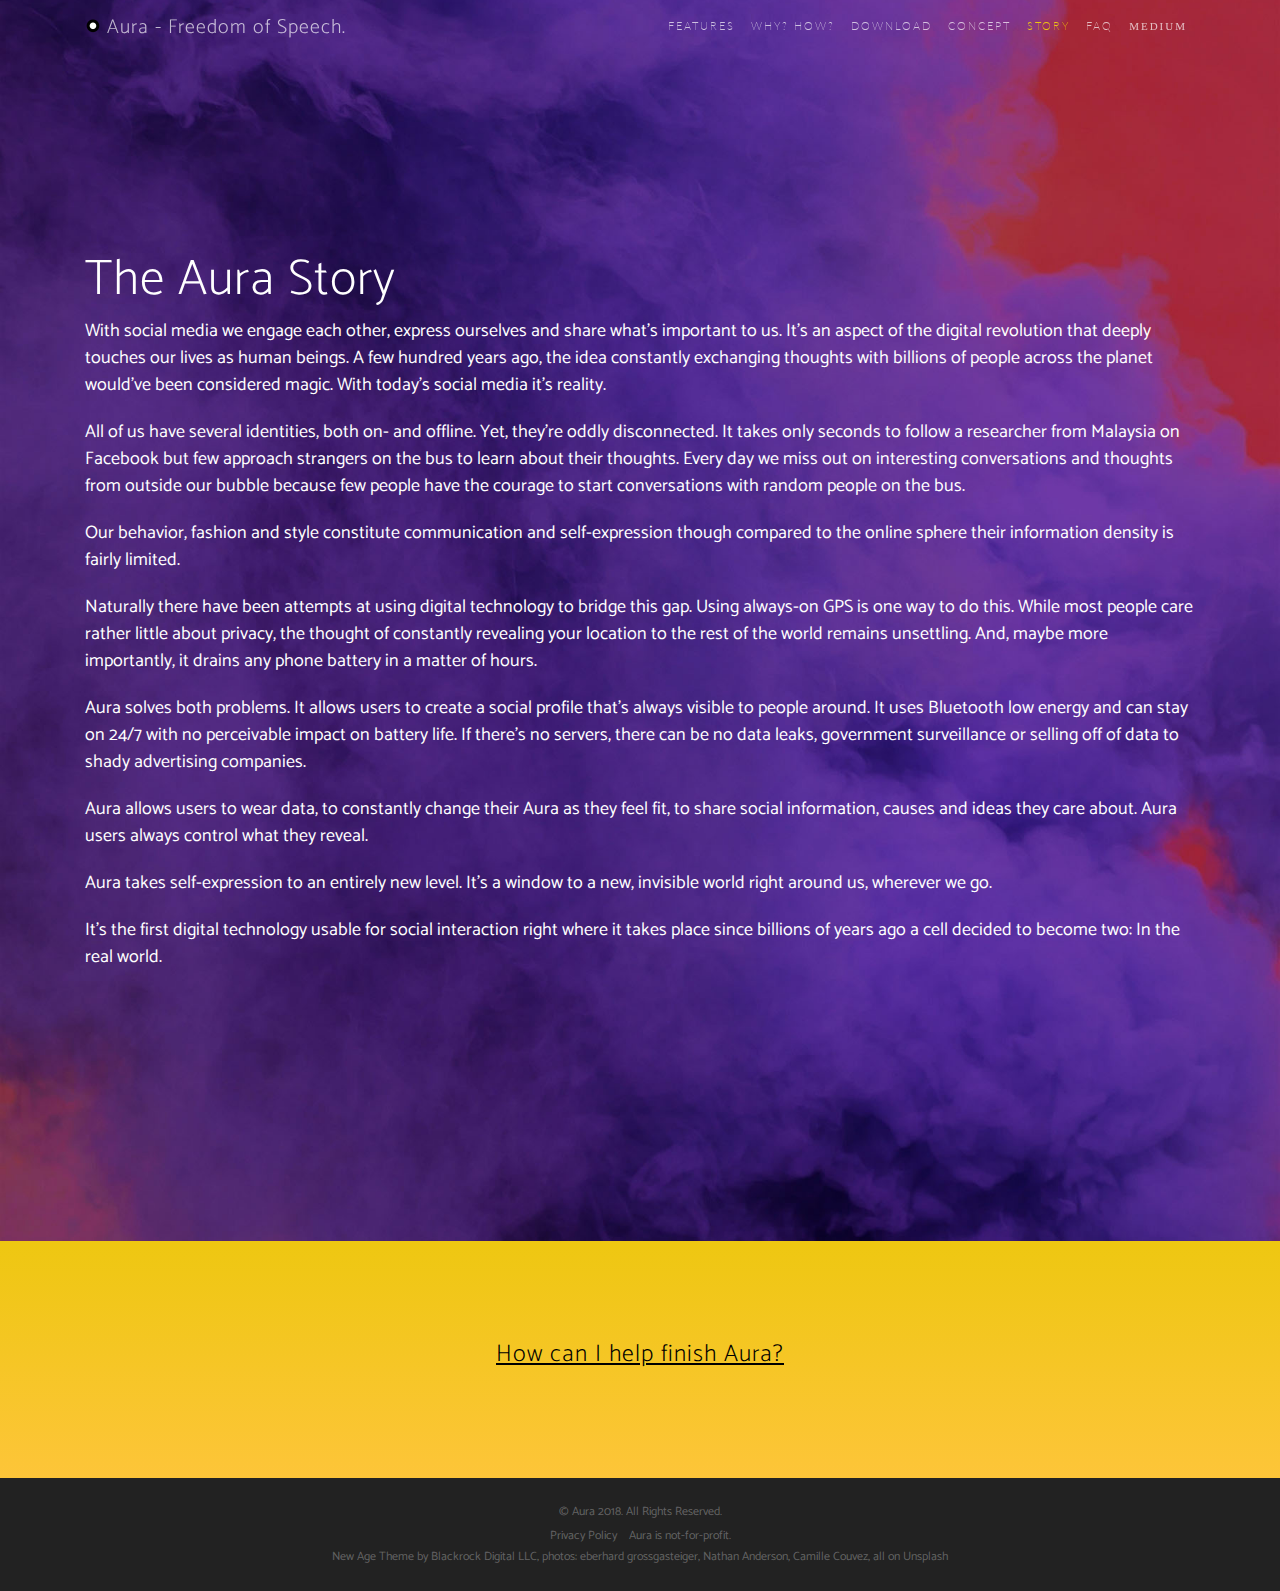
<file: story.html>
<!DOCTYPE html>
<html lang="en">
<head>
    <meta charset="utf-8">
    <meta name="viewport" content="width=device-width, initial-scale=1, shrink-to-fit=no">
    <meta name="description" content="">
    <meta name="author" content="">

    <title>Aura - Freedom of Speech.</title>

    <!-- Bootstrap core CSS -->
    <link href="vendor/bootstrap/bootstrap.min.css" rel="stylesheet">

    <!-- Custom fonts for this template -->
    <link rel="stylesheet" href="vendor/font-awesome/css/font-awesome.min.css">
    <link href="https://fonts.googleapis.com/css?family=Lato" rel="stylesheet">
    <link href="https://fonts.googleapis.com/css?family=Catamaran:100,200,300,400,500,600,700,800,900" rel="stylesheet">
    <link rel="shortcut icon" type="image/x-icon" href="img/icon.png">
    <!-- Custom styles for this template -->
    <link rel="stylesheet" href="css/style.css">

</head>

<body id="top">

<!-- Navigation -->
<nav class="navbar navbar-expand-lg navbar-light fixed-top" id="mainNav">
    <div class="container">
        <a class="navbar-brand js-scroll-trigger" href="index.html#top"><img src="img/icon.png"/> Aura - <span id="slogan">Freedom of Speech.</span></a>
        <button class="navbar-toggler navbar-toggler-right" type="button" data-toggle="collapse"
                data-target="#navbarResponsive" aria-controls="navbarResponsive" aria-expanded="false"
                aria-label="Toggle navigation">
            Jump
            <i class="fa fa-bars"></i>
        </button>
        <div class="collapse navbar-collapse" id="navbarResponsive">
            <ul class="navbar-nav ml-auto">
                <li class="nav-item">
                    <a class="nav-link js-scroll-trigger" href="index.html#features">Features</a>
                </li>
                <li class="nav-item">
                    <a class="nav-link js-scroll-trigger" href="index.html#why-how">Why? How?</a>
                </li>
                <li class="nav-item">
                    <a class="nav-link js-scroll-trigger" href="index.html#download">Download</a>
                </li>
                <li class="nav-item">
                    <a class="nav-link js-scroll-trigger" href="concept.html">Concept</a>
                </li>
                <li class="nav-item">
                    <a class="nav-link js-scroll-trigger" href="#story">Story</a>
                </li>
                <li class="nav-item">
                    <a class="nav-link js-scroll-trigger" href="faq.html">FAQ</a>
                </li>
                <li class="nav-item">
                    <a class="nav-link" target="_blank" href="https://medium.com/@getaura/" style="font-family: Georgia, serif">Medium</a>
                </li>
            </ul>
        </div>
    </div>
</nav>

<section class="story" id="story">
    <div class="story-content">
        <div class="container">

            <h2>The Aura Story</h2>
            <p>With social media we engage each other, express ourselves and share what’s important to us. It’s an
                aspect of the digital revolution that deeply touches our lives as human beings. A few hundred years ago,
                the idea constantly exchanging thoughts with billions of people across the planet would’ve been
                considered magic. With today’s social media it’s reality.</p>
            <p>All of us have several identities, both on- and offline. Yet, they’re oddly disconnected. It takes only
                seconds to follow a researcher from Malaysia on Facebook but few approach strangers on the bus to learn
                about their thoughts. Every day we miss out on interesting conversations and thoughts from outside our
                bubble because few people have the courage to start conversations with random people on the bus.</p>
            <p>Our behavior, fashion and style constitute communication and self-expression though compared to the
                online sphere their information density is fairly limited.</p>
            <p>Naturally there have been attempts at using digital technology to bridge this gap. Using always-on GPS
                is one way to do this. While most people care rather little about privacy, the thought of constantly
                revealing your location to the rest of the world remains unsettling. And, maybe more importantly, it
                drains any phone battery in a matter of hours.</p>
            <p>Aura solves both problems. It allows users to create a social profile that’s always visible to people
                around. It uses Bluetooth low energy and can stay on 24/7 with no perceivable impact on battery life. If
                there’s no servers, there can be no data leaks, government surveillance or selling off of data to shady
                advertising companies.</p>
            <p>Aura allows users to wear data, to constantly change their Aura as they feel fit, to share social
                information, causes and ideas they care about. Aura users always control what they reveal.</p>
            <p>Aura takes self-expression to an entirely new level. It’s a window to a new, invisible world right
                around us, wherever we go.</p>
            <p>It’s the first digital technology usable for social interaction right where it takes place since
                billions of years ago a cell decided to become two: In the real world.</p>
        </div>
    </div>
</section>

<section class="cta bg-primary" id="cta">
    <div class="container">
        <h4><a href="index.html#help">How can I help finish Aura?</a></h4>
    </div>
</section>
<footer>
    <div class="container">
        <p>&copy; Aura 2018. All Rights Reserved.</p>
        <ul class="list-inline">
            <li class="list-inline-item">
                <a href="privacy.html">Privacy Policy</a>
            </li>
            <li class="list-inline-item">
                <a href="#top">Aura is not-for-profit.</a>
            </li>
        </ul>
        <p>
            New Age Theme by <a href="https://github.com/blackrockdigital" target="_blank">Blackrock Digital LLC</a>,
            photos:
            <a href="https://unsplash.com/photos/u1ZsBjti6zc?utm_source=unsplash&amp;utm_medium=referral&amp;utm_content=creditCopyText"
               target="_blank">eberhard grossgasteiger</a>,
            <a href="https://unsplash.com/photos/-6SPgTK2pOE?utm_source=unsplash&amp;utm_medium=referral&amp;utm_content=creditCopyText"
               target="_blank">Nathan Anderson</a>,
            <a href="https://unsplash.com/photos/-H5PnIYI_1I0?utm_source=unsplash&amp;utm_medium=referral&amp;utm_content=creditCopyText"
               target="_blank">Camille Couvez</a>,
            all on
            <a href="https://unsplash.com/?utm_source=unsplash&amp;utm_medium=referral&amp;utm_content=creditCopyText"
               target="_blank">Unsplash</a>
        </p>
    </div>
</footer>

<script src="vendor/jquery/jquery.min.js"></script>
<script src="vendor/bootstrap/bootstrap.bundle.min.js"></script>
<script src="vendor/jquery/jquery.easing.min.js"></script>
<script src="js/new-age.js"></script>
<script src="js/slogan.js"></script>

</body>

</html>
</file>
<file: css/style.css>
html,
body {
    width: 100%;
    height: 100%;
}

body {
    font-family: 'Catamaran', 'Helvetica', 'Arial', 'sans-serif';
}

a {
    color: #eec711;
    -webkit-transition: all .35s;
    -moz-transition: all .35s;
    transition: all .35s;
}

a:hover, a:focus {
    color: #eec711;
}

hr {
    max-width: 100px;
    margin: 25px auto 0;
    border-width: 1px;
    border-color: rgba(34, 34, 34, 0.1);
}

hr.light {
    border-color: white;
}

h1,
h2,
h3,
h4,
h5,
h6 {
    font-family: 'Catamaran', 'Helvetica', 'Arial', 'sans-serif';
    font-weight: 200;
    letter-spacing: 1px;
}

p, li {
    font-size: 18px;
}

p {
    line-height: 1.5;
    margin-bottom: 20px;
}

section {
    padding: 100px 0;
}

section h2 {
    font-size: 50px;
}

#mainNav {
    border-color: rgba(34, 34, 34, 0.05);
    background-color: white;
    -webkit-transition: all .35s;
    -moz-transition: all .35s;
    transition: all .35s;
    font-family: 'Catamaran', 'Helvetica', 'Arial', 'sans-serif';
    font-weight: 200;
    letter-spacing: 1px;
}

#mainNav .navbar-brand {
    color: #eec711;
    font-family: 'Catamaran', 'Helvetica', 'Arial', 'sans-serif';
    font-weight: 200;
    letter-spacing: 1px;
    padding-bottom: 0.1125rem;
}

#mainNav .navbar-brand img {
    height: 16px;
    width: 16px;
    vertical-align: middle;
    margin-bottom: 4px;
}

#mainNav .navbar-brand:hover, #mainNav .navbar-brand:focus {
    color: #eec711;
}

#mainNav .navbar-toggler {
    font-size: 12px;
    padding: 8px 10px;
    color: #222222;
}

#mainNav .navbar-nav > li > a {
    font-size: 11px;
    font-family: 'Lato', 'Helvetica', 'Arial', 'sans-serif';
    letter-spacing: 2px;
    text-transform: uppercase;
}

#mainNav .navbar-nav > li > a.active {
    color: #eec711 !important;
    background-color: transparent;
}

#mainNav .navbar-nav > li > a.active:hover {
    background-color: transparent;
}

#mainNav .navbar-nav > li > a,
#mainNav .navbar-nav > li > a:focus {
    color: #222222;
}

#mainNav .navbar-nav > li > a:hover,
#mainNav .navbar-nav > li > a:focus:hover {
    color: #eec711;
}

@media (min-width: 992px) {
    #mainNav {
        border-color: transparent;
        background-color: transparent;
    }

    #mainNav .navbar-brand {
        color: rgba(255, 255, 255, 0.7);
    }

    #mainNav .navbar-brand:hover, #mainNav .navbar-brand:focus {
        color: white;
    }

    #mainNav .navbar-nav > li > a,
    #mainNav .navbar-nav > li > a:focus {
        color: rgba(255, 255, 255, 0.7);
    }

    #mainNav .navbar-nav > li > a:hover,
    #mainNav .navbar-nav > li > a:focus:hover {
        color: white;
    }

    #mainNav.navbar-shrink {
        border-color: rgba(34, 34, 34, 0.1);
        background-color: white;
    }

    #mainNav.navbar-shrink .navbar-brand {
        color: #222222;
    }

    #mainNav.navbar-shrink .navbar-brand:hover, #mainNav.navbar-shrink .navbar-brand:focus {
        color: #eec711;
    }

    #mainNav.navbar-shrink .navbar-nav > li > a,
    #mainNav.navbar-shrink .navbar-nav > li > a:focus {
        color: #222222;
    }

    #mainNav.navbar-shrink .navbar-nav > li > a:hover,
    #mainNav.navbar-shrink .navbar-nav > li > a:focus:hover {
        color: #eec711;
    }
}

header.masthead {
    position: relative;
    width: 100%;
    padding-top: 150px;
    padding-bottom: 100px;
    color: white;
    background: url("../img/bg-pattern.png"), linear-gradient(to left, #49168e, #e4204e);
}

header.masthead .header-content {
    max-width: 500px;
    margin-bottom: 100px;
    text-align: center;
}

header.masthead .header-content h1 {
    font-size: 30px;
}

input.submit {
    background-color: #eec711;
    color: #000000;
}

input.submit:hover {
    background-color: #e4204e;
    color: #ffffff;
}

header.masthead .device-container {
    max-width: 325px;
    margin-right: auto;
    margin-left: auto;
}

@media (min-width: 992px) {
    header.masthead {
        height: 100vh;
        min-height: 775px;
        padding-top: 0;
        padding-bottom: 0;
    }

    header.masthead .header-content {
        margin-bottom: 0;
        text-align: left;
    }

    header.masthead .header-content h1 {
        font-size: 50px;
    }

    header.masthead .device-container {
        max-width: 325px;
    }
}

section.download {
    position: relative;
    padding: 150px 0;
}

section.download h2 {
    font-size: 50px;
    margin-top: 0;
}

section.download p a {
    color: #e4204e;
}

section.download .badges .badge-link {
    display: block;
    margin-bottom: 25px;
}

section.download .badges .badge-link:last-child {
    margin-bottom: 0;
}

section.download .badges .badge-link img {
    height: 60px;
}

@media (min-width: 768px) {
    section.download .badges .badge-link {
        display: inline-block;
        margin-bottom: 0;
    }
}

@media (min-width: 768px) {
    section.download h2 {
        font-size: 70px;
    }
}

section.features .section-heading {
    margin-bottom: 100px;
}

section.features .section-heading h2 {
    margin-top: 0;
}

section.features .section-heading p {
    margin-bottom: 0;
}

section.features .device-container,
section.features .feature-item {
    max-width: 325px;
    margin: 0 auto;
}

section.features .device-container {
    margin-bottom: 100px;
}

@media (min-width: 992px) {
    section.features .device-container {
        margin-bottom: 0;
    }
}

section.features .feature-item {
    padding-top: 50px;
    padding-bottom: 50px;
    text-align: center;
}

section.features .feature-item h3 {
    font-size: 30px;
}

section.features .feature-item i {
    font-size: 80px;
    display: block;
    margin-bottom: 15px;
    /*background: -webkit-linear-gradient(to left, #49168e, #e4204e);*/
    /*background: linear-gradient(to left, #49168e, #e4204e);*/
    /*-webkit-background-clip: text;*/
    /*-webkit-text-fill-color: transparent;*/
}

section.why-how {
    position: relative;
    padding: 250px 0;
    background: url("../img/eberhard-grossgasteiger-436360-unsplash.jpg") 50% 70%;
    -webkit-background-size: cover;
    -moz-background-size: cover;
    -o-background-size: cover;
    background-size: cover;
}

section.why-how .why-how-content {
    position: relative;
    z-index: 1;
}

section.why-how .why-how-content h2 {
    font-size: 40px;
    max-width: 450px;
    margin-top: 0;
    margin-bottom: 25px;
    color: white;
}

@media (min-width: 768px) {
    section.why-how .why-how-content h2 {
        font-size: 80px;
    }
}

section.why-how .overlay {
    position: absolute;
    top: 0;
    left: 0;
    width: 100%;
    height: 100%;
    background-color: rgba(0, 0, 0, 0.6);
}

section.contact {
    text-align: center;
}

section.contact h2 {
    margin: 0;
}

section.contact h2 i {
    color: #e4204e;
}

section.privacy {
    position: relative;
    padding: 250px 0;
    background: url("../img/nathan-anderson-291067-unsplash.jpg") center;
    -webkit-background-size: cover;
    -moz-background-size: cover;
    -o-background-size: cover;
    background-size: cover;
}

section.privacy .privacy-content {
    position: relative;
    z-index: 1;
}

section.privacy .privacy-content h2 {
    font-size: 40px;
    max-width: 450px;
    margin-top: 0;
    margin-bottom: 25px;
    color: white;
}

@media (min-width: 768px) {
    section.privacy .privacy-content h2 {
        font-size: 80px;
    }
}

section.privacy .overlay {
    position: absolute;
    top: 0;
    left: 0;
    width: 100%;
    height: 100%;
    background-color: rgba(0, 0, 0, 0.1);
}

footer {
    padding: 25px 0;
    text-align: center;
    color: rgba(255, 255, 255, 0.3);
    background-color: #222222;
}

footer p {
    font-size: 12px;
    margin: 0;
}

footer ul {
    margin-bottom: 0;
}

footer a {
    font-size: 12px;
    color: rgba(255, 255, 255, 0.3);
}

footer ul li a:hover, footer ul li a:focus, footer ul li a:active, footer ul li a.active {
    text-decoration: none;
}

.bg-primary {
    background: #eec711;
    background: -webkit-linear-gradient(#eec711, #fdc539);
    background: linear-gradient(#eec711, #fdc539);
}

.text-primary {
    color: #eec711;
}

.no-gutter > [class*='col-'] {
    padding-right: 0;
    padding-left: 0;
}

.btn-outline {
    color: white;
    border: 1px solid;
    border-color: white;
}

.btn-outline:hover, .btn-outline:focus, .btn-outline:active, .btn-outline.active {
    color: white;
    border-color: #eec711;
    background-color: #eec711;
}

.btn {
    border-radius: 300px;
    font-family: 'Lato', 'Helvetica', 'Arial', 'sans-serif';
    letter-spacing: 2px;
    text-transform: uppercase;
}

.btn-xl {
    font-size: 11px;
    padding: 15px 45px;
}

/* */

p.left,
ul.left,
ol.left {
    text-align: left;
}

.left-small {
    /*max-width: 50%;*/
}

.emoji {
    font-style: normal;
    height: 120px
}

.emoji img {
    height: 100px
}

.device-mockup {
    background-image: url(../img/portrait_black.png);
    padding-top: 45px;
    padding-right: 2px;
    width: 325px;
    height: 625px;
}

.device-mockup .screen {
    width: 300px;
    height: 550px;
    margin: 0 auto;
}

.device-mockup .screen img {
    border-radius: 3px;
}

section.concept {
    background-color: #000000;
}

section.concept h2 {
    color: #ffffff;
}
section.concept h3 {
    color: #ffffff;
}
section.concept p {
    color: #ffffff;
}

section.concept h3 {
    margin-top: 40px;
}

section.story {
    position: relative;
    padding: 250px 0;
    background: url("../img/camille-couvez-424606-unsplash.jpg") 50% 50%;
    -webkit-background-size: cover;
    -moz-background-size: cover;
    -o-background-size: cover;
    background-size: cover;
    color: #ffffff;
}


section.faq {
    background-color: #000000;
}

section.faq h2 {
    color: #ffffff;
}
section.faq h3 {
    color: #ffffff;
}
section.faq p {
    color: #ffffff;
}
section.faq h3 {
    padding-top: 75px;
    /*margin-top: 30px;*/
    margin-top: -45px;
}

.help li a {
    color: #000000;
    text-decoration: underline;
}

section.cta {
    text-align: center;
}

section.cta a {
    color: #000000;
    text-decoration: underline;
}

section ul {
    padding: 5px;
}
section li {
    list-style-type: none;
}
section li:before {
    padding-right: 12px;
    content: "◉";
}
</file>
